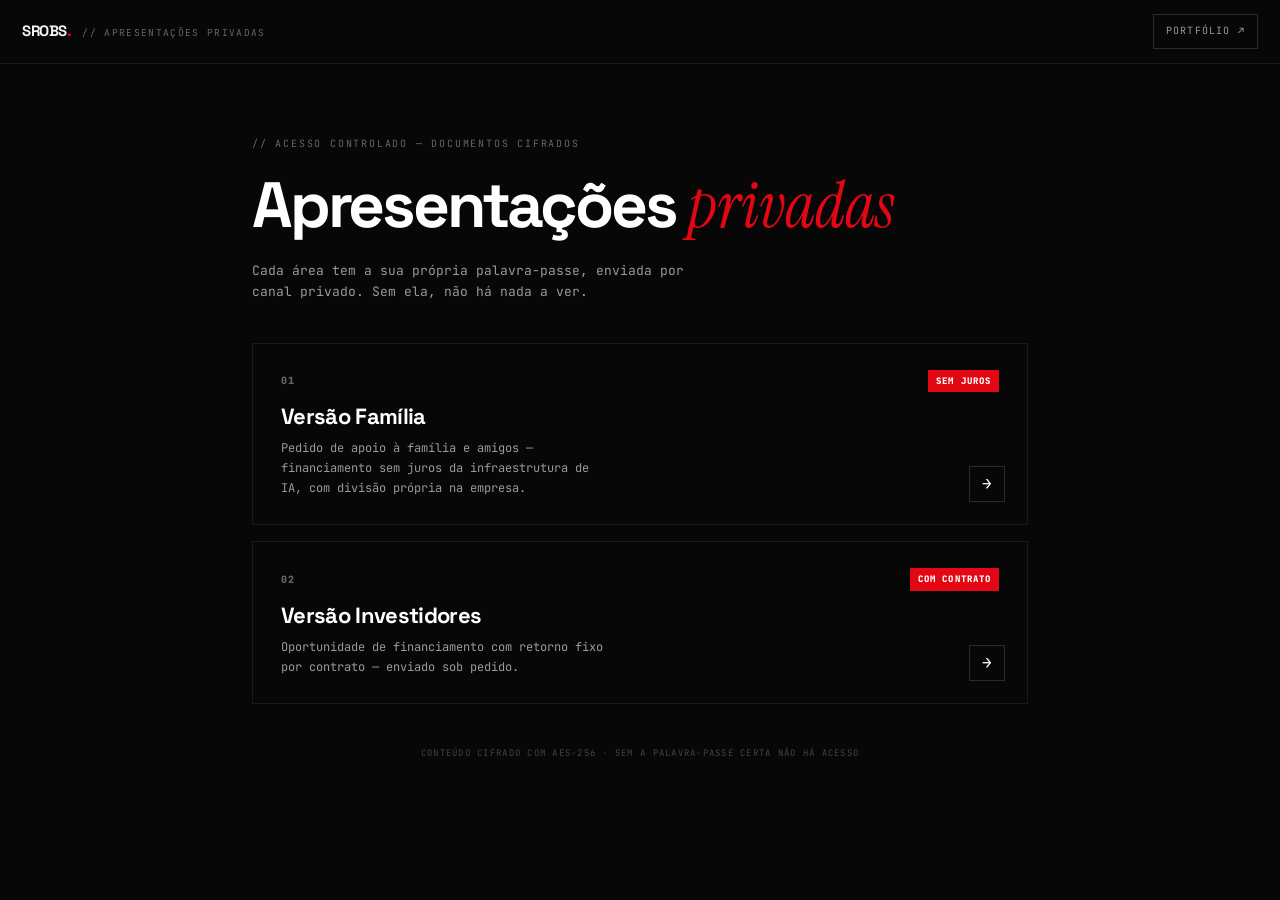
<file: apresentacoes/index.html>
<!DOCTYPE html>
<html lang="pt">
<head>
<meta charset="UTF-8">
<meta name="viewport" content="width=device-width, initial-scale=1.0">
<title>SrRobs — Apresentações privadas</title>
<meta name="robots" content="noindex, nofollow">
<meta name="theme-color" content="#070707">
<link href="https://fonts.googleapis.com/css2?family=JetBrains+Mono:wght@400;700;800&family=Space+Grotesk:wght@700;800&family=Instrument+Serif:ital@0;1&display=swap" rel="stylesheet">
<style>

:root{--black:#070707;--black2:#111;--white:#F4F4F2;--muted:#9A9A9A;--red:#E30613;--red2:#FF1A1A;--line:#1A1A1A;--line2:#2A2A2A;--ease:cubic-bezier(.16,1,.3,1)}
*{margin:0;padding:0;box-sizing:border-box}
body{background:var(--black);color:var(--white);font-family:'JetBrains Mono',monospace;line-height:1.65;-webkit-font-smoothing:antialiased}
h1,h2,h3{font-family:'Space Grotesk',sans-serif;font-weight:800;letter-spacing:-.04em;color:#fff;line-height:1.12}
h1 em{font-family:'Instrument Serif',serif;font-weight:400;font-style:italic;color:var(--red);letter-spacing:0}
a{color:inherit;text-decoration:none}
::selection{background:var(--red);color:#fff}
.topo{display:flex;justify-content:space-between;align-items:center;gap:1rem;padding:14px 22px;border-bottom:1px solid var(--line)}
.marca{display:flex;align-items:baseline;gap:12px;flex-wrap:wrap}
.marca b{font-family:'Space Grotesk',sans-serif;font-weight:800;font-size:15px;letter-spacing:-.03em}
.marca .dot{color:var(--red)}
.marca .meta{font-size:9.5px;letter-spacing:.14em;color:#666;text-transform:uppercase}
.topo a{font-size:10px;letter-spacing:.12em;color:var(--muted);border:1px solid var(--line2);padding:8px 12px;transition:.22s var(--ease)}
.topo a:hover{background:var(--red);border-color:var(--red);color:#fff}
.wrap{max-width:820px;margin:0 auto;padding:72px 22px 80px}
.sub{font-size:10px;letter-spacing:.18em;color:#666;text-transform:uppercase;margin-bottom:18px}
h1{font-size:clamp(38px,7vw,64px);letter-spacing:-.05em;margin-bottom:18px}
.lead{font-size:13px;color:var(--muted);max-width:56ch;margin-bottom:40px}
.card{display:block;background:var(--black);border:1px solid var(--line);padding:26px 28px;margin-bottom:16px;position:relative;overflow:hidden;transition:transform .4s var(--ease),border-color .3s}
.card:hover{transform:translateY(-3px);border-color:var(--line2)}
.card::before{content:"";position:absolute;top:0;left:0;right:0;height:2px;background:var(--red);transform:scaleX(0);transform-origin:left;transition:transform .5s var(--ease)}
.card:hover::before{transform:scaleX(1)}
.card-top{display:flex;align-items:center;gap:10px;font-size:10px;letter-spacing:.12em;margin-bottom:12px}
.card-num{font-weight:800;color:#666}
.card-badge{margin-left:auto;background:var(--red);color:#fff;padding:4px 8px;font-size:9px;letter-spacing:.12em;font-weight:800}
.card h3{font-size:22px;letter-spacing:-.03em;margin-bottom:10px}
.card p{font-size:12px;color:var(--muted);max-width:52ch;padding-right:40px}
.card-arrow{position:absolute;right:22px;bottom:22px;width:36px;height:36px;border:1px solid var(--line2);display:flex;align-items:center;justify-content:center;color:#fff;transition:.3s var(--ease)}
.card:hover .card-arrow{background:var(--red);border-color:var(--red);transform:rotate(-45deg)}
.nota{margin-top:42px;font-size:9px;letter-spacing:.14em;color:#444;text-align:center}
@media(max-width:640px){.wrap{padding:48px 16px 56px}h1{font-size:34px}}

</style>
</head>
<body>
<header class="topo">
  <div class="marca"><b>SROBS<span class="dot">.</span></b><span class="meta">// apresentações privadas</span></div>
  <a href="https://robertomf170.github.io/srrobs-portfolio/">PORTFÓLIO ↗</a>
</header>

<main class="wrap">
  <p class="sub">// acesso controlado — documentos cifrados</p>
  <h1>Apresentações <em>privadas</em></h1>
  <p class="lead">Cada área tem a sua própria palavra-passe, enviada por canal privado. Sem ela, não há nada a ver.</p>

  <a class="card" href="familia.html">
    <div class="card-top"><span class="card-num">01</span><span class="card-badge">SEM JUROS</span></div>
    <h3>Versão Família</h3>
    <p>Pedido de apoio à família e amigos — financiamento sem juros da infraestrutura de IA, com divisão própria na empresa.</p>
    <span class="card-arrow">→</span>
  </a>

  <a class="card" href="investidores.html">
    <div class="card-top"><span class="card-num">02</span><span class="card-badge">COM CONTRATO</span></div>
    <h3>Versão Investidores</h3>
    <p>Oportunidade de financiamento com retorno fixo por contrato — enviado sob pedido.</p>
    <span class="card-arrow">→</span>
  </a>

  <p class="nota">CONTEÚDO CIFRADO COM AES-256 · SEM A PALAVRA-PASSE CERTA NÃO HÁ ACESSO</p>
</main>
</body>
</html>
</file>
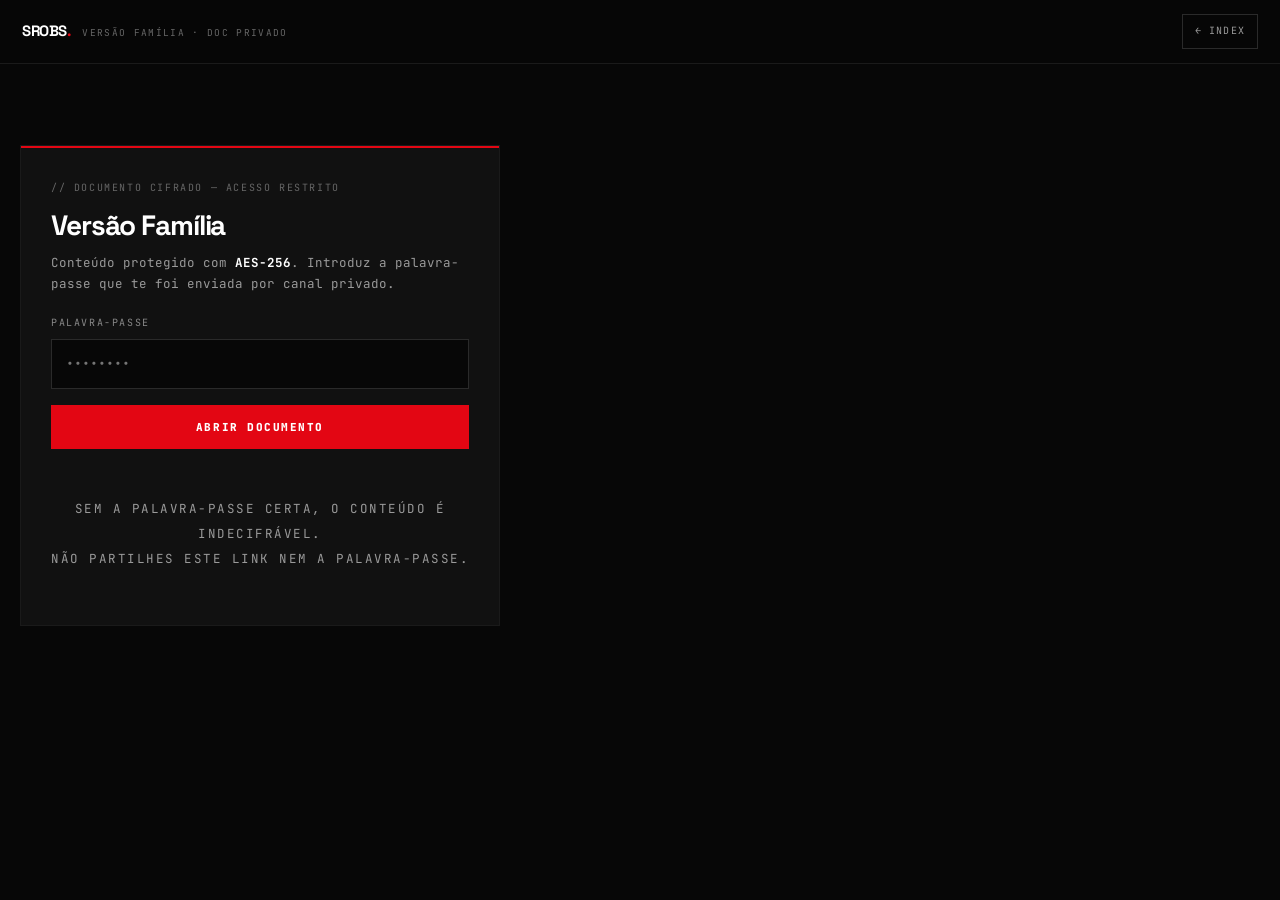
<file: apresentacoes/familia.html>
<!DOCTYPE html>
<html lang="pt">
<head>
<meta charset="UTF-8">
<meta name="viewport" content="width=device-width, initial-scale=1.0">
<title>Versão Família — SrRobs</title>
<meta name="robots" content="noindex, nofollow">
<meta name="theme-color" content="#070707">
<link rel="preconnect" href="https://fonts.googleapis.com">
<link rel="preconnect" href="https://fonts.gstatic.com" crossorigin>
<link href="https://fonts.googleapis.com/css2?family=JetBrains+Mono:wght@400;700;800&family=Space+Grotesk:wght@700;800&family=Instrument+Serif:ital@0;1&display=swap" rel="stylesheet">
<style>

:root{--black:#070707;--black2:#111;--white:#F4F4F2;--muted:#9A9A9A;--red:#E30613;--red2:#FF1A1A;--line:#1A1A1A;--line2:#2A2A2A;--ease:cubic-bezier(.16,1,.3,1)}
*{margin:0;padding:0;box-sizing:border-box}
body{background:var(--black);color:var(--white);font-family:'JetBrains Mono',monospace;line-height:1.65;-webkit-font-smoothing:antialiased;font-size:13.5px}
h1,h2,h3{font-family:'Space Grotesk',sans-serif;font-weight:800;letter-spacing:-.04em;color:#fff;line-height:1.12}
h1 em,h2 em,h3 em{font-family:'Instrument Serif',serif;font-weight:400;font-style:italic;color:var(--red);letter-spacing:0}
a{color:var(--red2);text-decoration:none}
a:hover{color:#fff}
::selection{background:var(--red);color:#fff}
.topo{position:sticky;top:0;z-index:50;display:flex;justify-content:space-between;align-items:center;gap:1rem;padding:14px 22px;background:rgba(7,7,7,.92);backdrop-filter:blur(8px);border-bottom:1px solid var(--line)}
.marca{display:flex;align-items:baseline;gap:12px;flex-wrap:wrap}
.marca b{font-family:'Space Grotesk',sans-serif;font-weight:800;font-size:15px;letter-spacing:-.03em;color:#fff}
.marca .dot{color:var(--red)}
.marca .meta{font-size:9.5px;letter-spacing:.14em;color:#666;text-transform:uppercase}
.topo a{font-size:10px;letter-spacing:.12em;color:var(--muted);border:1px solid var(--line2);padding:8px 12px;transition:.22s var(--ease);text-transform:uppercase}
.topo a:hover{background:var(--red);border-color:var(--red);color:#fff}
.gate{max-width:480px;margin:9vh 20px;background:var(--black2);border:1px solid var(--line);padding:34px 30px;position:relative}
.gate::before{content:"";position:absolute;top:0;left:0;right:0;height:2px;background:var(--red)}
.gate .sub{font-size:10px;letter-spacing:.16em;color:#666;text-transform:uppercase;margin-bottom:14px}
.gate h1{font-size:28px;margin-bottom:12px}
.gate p{font-size:12.5px;color:var(--muted);margin-bottom:20px}
.gate strong{color:#fff}
label{display:block;font-size:10px;letter-spacing:.16em;text-transform:uppercase;color:#888;margin-bottom:8px}
input{width:100%;padding:13px 14px;background:var(--black);border:1px solid var(--line2);color:#fff;font:inherit;font-size:13px}
input:focus{outline:none;border-color:var(--red)}
button{width:100%;margin-top:16px;padding:14px;background:var(--red);color:#fff;border:1px solid var(--red);font-family:inherit;font-size:11px;font-weight:800;letter-spacing:.14em;cursor:pointer;transition:.22s var(--ease)}
button:hover{background:var(--black);color:#fff}
.erro{color:var(--red2);font-size:10.5px;letter-spacing:.08em;margin-top:12px;min-height:1.2em;text-transform:uppercase}
.nota{font-size:9px;letter-spacing:.12em;color:#555;margin-top:18px;text-align:center;line-height:2}
.deck{max-width:920px;margin:0 auto;padding:48px 22px 64px}
.capa{text-align:center;padding:64px 16px 48px;border:1px solid var(--line);margin-bottom:34px;position:relative}
.capa::before{content:"";position:absolute;top:0;left:0;right:0;height:2px;background:var(--red)}
.capa .etiqueta{font-size:10px;letter-spacing:.22em;text-transform:uppercase;color:var(--red);font-weight:800;margin-bottom:18px}
.capa h1{font-size:clamp(34px,6vw,56px);letter-spacing:-.05em;margin-bottom:14px}
.capa .sub{font-size:11px;letter-spacing:.14em;text-transform:uppercase;color:var(--muted)}
.capa .aviso{margin-top:26px;font-size:10px;letter-spacing:.12em;color:#666;text-transform:uppercase;border-top:1px solid var(--line);padding-top:18px;display:inline-block}
.slide{background:var(--black);border:1px solid var(--line);padding:clamp(22px,4vw,34px);margin-bottom:16px;position:relative;overflow:hidden;transition:transform .4s var(--ease),border-color .3s}
.slide:hover{transform:translateY(-2px);border-color:var(--line2)}
.slide::before{content:"";position:absolute;top:0;left:0;right:0;height:2px;background:var(--red);transform:scaleX(0);transform-origin:left;transition:transform .5s var(--ease)}
.slide:hover::before{transform:scaleX(1)}
.slide .num{display:inline-block;font-size:9px;letter-spacing:.18em;font-weight:800;background:var(--red);color:#fff;padding:5px 10px;margin-bottom:16px;text-transform:uppercase}
.slide h2{font-size:clamp(20px,3vw,26px);margin-bottom:14px}
.slide p{color:var(--muted);margin-bottom:10px}
.slide ul,.slide ol{margin:6px 0 14px 18px}
.slide li{color:var(--muted);margin-bottom:7px}
.slide li strong,.slide p strong{color:#fff}
blockquote{border-left:3px solid var(--red);padding:8px 0 8px 20px;font-family:'Instrument Serif',serif;font-style:italic;font-size:21px;color:#fff;line-height:1.5;margin:16px 0}
.destaque{background:var(--black2);border:1px solid var(--line2);padding:22px 24px;text-align:center;font-family:'Space Grotesk',sans-serif;font-size:19px;letter-spacing:-.02em;color:#fff;margin:16px 0}
.destaque .sub{display:block;font-family:'JetBrains Mono',monospace;font-size:10px;letter-spacing:.12em;color:#666;text-transform:uppercase;margin-top:8px}
.checks{list-style:none!important;margin-left:0!important}
.checks li{padding-left:26px;position:relative}
.checks li::before{content:"//";position:absolute;left:0;color:var(--red);font-weight:800}
.tabela{width:100%;border-collapse:collapse;font-size:11.5px;margin:18px 0;font-variant-numeric:tabular-nums}
.tabela th{background:var(--black2);color:#fff;text-align:left;padding:11px 14px;font-size:9.5px;letter-spacing:.14em;text-transform:uppercase;border-bottom:2px solid var(--red)}
.tabela td{padding:10px 14px;border-bottom:1px solid var(--line);color:var(--muted)}
.tabela td:first-child{color:#fff}
.tabela tr:hover td{background:#0C0C0C}
.tabela .fim td{color:#fff;background:#0F0F0F}
.tabela .total td{background:var(--red);color:#fff;border-bottom:0}
.notas{background:var(--black2);border:1px solid var(--line);border-left:3px solid var(--red);padding:14px 18px;font-size:11.5px;color:var(--muted);margin-top:16px}
.notas b{color:#fff;letter-spacing:.1em;font-size:9.5px;text-transform:uppercase;display:block;margin-bottom:6px}
.resumo{background:var(--black2);border:1px dashed var(--line2);padding:20px 22px;font-size:12px;color:var(--muted);line-height:1.8}
details{border:1px solid var(--line);background:var(--black);padding:14px 18px;margin-bottom:10px;transition:border-color .3s}
details[open]{border-color:var(--line2)}
details summary{cursor:pointer;font-weight:700;color:#fff;font-size:12px}
details p{margin:10px 0 2px;font-size:11.5px;color:var(--muted)}
.rodape-deck{border-top:1px solid var(--line);margin-top:36px;padding-top:26px;text-align:center}
.rodape-deck p{font-size:10px;letter-spacing:.14em;text-transform:uppercase;color:#666;line-height:2}
.rodape-deck a{color:var(--red2)}
.rodape-deck .fino{color:#444;font-size:9px}
@media(max-width:640px){body{font-size:12.5px}.deck{padding:32px 14px 48px}.capa h1{font-size:30px}.tabela{font-size:10px}.tabela th,.tabela td{padding:8px 9px}}

</style>
</head>
<body>
<header class="topo">
  <div class="marca"><b>SROBS<span class="dot">.</span></b><span class="meta">Versão Família · DOC PRIVADO</span></div>
  <a href="index.html">← INDEX</a>
</header>

<div class="gate" id="gate">
  <p class="sub">// documento cifrado — acesso restrito</p>
  <h1>Versão Família</h1>
  <p>Conteúdo protegido com <strong>AES-256</strong>. Introduz a palavra-passe que te foi enviada por canal privado.</p>
  <form id="form" autocomplete="off">
    <label for="pw">Palavra-passe</label>
    <input type="password" id="pw" placeholder="••••••••" required>
    <button type="submit"><span>ABRIR DOCUMENTO</span></button>
    <p class="erro" id="erro"></p>
  </form>
  <p class="nota">SEM A PALAVRA-PASSE CERTA, O CONTEÚDO É INDECIFRÁVEL.<br>NÃO PARTILHES ESTE LINK NEM A PALAVRA-PASSE.</p>
</div>

<div id="palco" hidden></div>

<script>
const PAYLOAD = {"s": "3rDoEgCp3EU+UQtz97LtPw==", "i": "tn/I7RXxS+4bWn09", "d": "gPVfKOA04fK0Ds6/KqrdQ1o6G0bfbldfuatdbb8h46u7qPdImiQneE0QA+OYNanQxmBD/X0IX2IjjLg/OAe+iw8fPTLyRA8wEHEhOJCoTMV//q3IxNYlfMJCB6lCxe0cXZqF4dG7S6UeZpmtwhKAcGDiYg+1dw+QVDXFnoeHsKArJAYmu3jIUnbrgDUTZgV9DNHLQX22aaz401uaBAUMmxrrqpW49cbR7LeVzn85OebxmL0aPBYfmq72NDyFEt4l3tih6K1/Zvyykf1JPwgg+J5tq6GIbwlbdvczDYFzXU5RlYzjsE8FT5TEPACRST+gip15cDbwxJnDgjBU+KlC+9ReC4PD9l7q5LCFl23+Qn+SgZZEix0uYxdeN/qZ5FqxIoNvPEo9h0InonrzNOvMzoTBtLV/2Yzpy/w3R6qdafj4ytARdAoXqZMALQeP9VvYvX8DA40rqr6wgbHzsSubTrsjBG92SiVTOnbmRAl5ffIFd+m9PGaDWsLvGsTnPbD7MNgS/uMrr5fBAyTGHZaJw4aj/Qe87DCG5j6jTqlqDBhBL5P/9/dcgPnAWxEAAf568GvLH0NB1QPk141Dasa5GJbwHJO3ZZSnkC1koMk4SEhd/CJR5HQqcZWOG3X/1F93DWkEBPZ1ogIBwT4rfmi6PudyMcSajxl9bye23S89aH7TBEx3U5t4co3t39j4VmVdPiXqilGVwuf/we2If8nQQARhMNHPwAm1Gfb0hX0xApt2hak1SNVQyLashJCDcGDw1+oLtRr09dD48LCtwZxum5CEAFz+/hBzFLqIjLNAURFkQeeWz5niEbIy2eYEYk7ydQKyffY2uX+uUcL6pvdIhAtRW+/5vfCU8wlbFkCx3snBc/GLxO5O5EET3SWKD9U4mb5x4/ixXCJF3VDxVRuWCg7I+l0eAi+iMCUhhCqhD3tWP7Q7TlC3b/fb6nclD/Xmfp7wR2yyNW8AoToUGRB9QiqgWy0yXzyv7MbyKuXcivkqCxoP5ESzPznyY+p+/2M8EMsVw6jXBH8PnwD0HILvSj2EX21fDeQaYn1kPA8Peq+GIlxO6uo6Qk4Bx9JVHPB03GWQI895fM/R35WphUPlYravQJomyN49yHuEfNzP69BcZX+sa5e/yO0B1XhF/VCYvC2wD6su9SeX9BpWLPRFE2xQfED30nrr2vYWX135SEXWOvDMfWHsXxdB+Hq+xDah2K1yxrI0Mj1YfOx3K8VPqoz3ZVadQo/b2ks6LebODSXk/4e0/Z1rGT4OcIVGrfWZyMJ19GGbI9BTALQ73+eqDE/W+D/c67AnsSgRDyRdwFNOinjNMOscuFYRrrEr6Zk+SpMKwWC7C1v5cgiNFS4aNwTMhd+jwKeDX3XoVZjdwaWO5EKLL5otzRSoWt7JsZzJAUJElrpkYYXmt67oDNbtfnmJ/EIB//yA2MwXudUdWynZ3ne/[base64]/64s1IhcNiYfMwZvgkDDPyDBwNzsLRU7dzx5LNCl/rYKs33ythGoVVQ9/BXGGlYVMsI1lfDtOTzkZR7I3e0PFa6gW1UgaMj8a/ZBHyKtKqujOJg4Zg3kdFbwbeLui9/g5U4x63QQLUSdYeTaW7Wykcbu1/MtDhFXl7w2tDyhgsw4tXIdatB+bpK8oTXxsiWokr27SJ9NSXlYnmYf6FMUtGHbx1nHvD5b13BjVpMifE4jiOKLpz6ckL1NTwgyv1pez8R0ng68tdUSWWKBKfEqguAavSNUze+dBys4VZnYn32eAlnpFgRcE9IxyIymmrweKMG5+gCGe0PkCIihA376c2p9/yS2VvC1lQniesVUKZ6+ZKPjCaCNBJh7XTrzmOUcuRNY87hL05N1YQFC6HbbCpw5jPH7cFydKR7U5ydyA/xMn2KqVU7goS6NdkK+eVCuFXFU9laQ5mUbIpzYWseNRWSjVZZni8d7VFzxRdDsMtMNU7bSK+Bfkos+GWOrBG0qcxm5nLg04M0VTAXVBfvv19lOmuMpEijTRdlOZM4h6GCx893hrG4RIGtb0GotpD7e/TQmmOdPFVDzNH9XAad0sCmaI1AdkHp1V3NEzz9KkYLIZhH/TBjjIWsdSDPIYSVCmdZfptKN2CCioyP2iwJPMR6fxQa8t5FcsvcqgYexO3C77lNM3WHehioijlBG10AwxyJCmVTzYW3qtfs3As7xuEacQnVPPqdoD2jSGLKr9XSPaA/w2rfqR1ID4ee4+c6ILEi99ChhJGgcr8jJrbJTdH7z3bYg/vuxO9gfIrfF6z9D+TSjj6Z6+ArHj7tdpz2IDRcNH1DFzmDd3DVBhJtgqCj7WP/Xt0YSRMq04OV2VljXy+QasTVyS0pSVa55F3RzBZtQKLuWAPzypbAm3QySprA4/fwRgwMgI+Qvusf23BiyzC5iWzy+0C3XwnSf7R9XdouHhIfO/WNLkrjmL+sMDkNeSqhvWUbQm0Ar3vSUWpLybBXNu0olZFk3eFdDh0NDmsae1IcitGK4thjrx6e7H61GlFkhujcXJ4WdrHXKl+b740zq4pHrYoHqPJBXp/OltKXEWSSwneytFpCjLqgz3ISWyM/ldv+TFzRYVCsxoq2jgYy09akV2KMEGxDFCGXSTP5MgLHBrE0Sbd5PkxRLPT85/NJ2OYEgUHZQmVN/E+KJu1ZnG6BnrTEJZDutV4hJruWOeLCzLlmFQZjj2LdGShFvQFo4Q10DMCmN7R87oqD9t178NFW3samSK/0KdLBspF/TEvADc8Qjff6mayLwXu2GU+ZChamGqhXBdV/1rftVQ9Sj6r0UYBmqcFGujjpp2iQNBX8J7idzWgPOoZrFBH5flgga2+IBt8aBCMV4Z1edn6o87K7biKPX9qEsyOzfVpOzZv4V/Oo34XHXXusG2XwB6QnRjfcZtuYt8LmxfmfcT/qxD+N5v0Nc82Xl7NIxepqkPV/z6p1xDgayGSLHaCupufwcYw9RLfqsN/z+D+oDKpUs7nkSnfmwe6YzMRe1DatdCONDQbFtgx8ZZVtcrXKzam6r0AmgFYAH6BtFLQpD8C2Gd3bJll2hffdx5d7zpyDx8SQWCUmyfd/57qwsxy+wyyLHhtgKn/KNDNbrcvGv0MDvbReh+ylqCWFeEuAIzATFIDUpl5q6YR6+Qwin/w0XlFLp2FWUn4gHyorrB0WnoGQhLkjcjfUO+jUTMCbafs2uxRH//lDJiTAgb2rH2Pnu/qk9uVaNTpdxky5wquk3+06TmUJI4dUu6t1RnxnqS75a0GZXp1ik87UQpvHXIQfvrZbSpbASnRG3aJBGodmC+G+e1YpRbBMsjbGlhXGNldAvVAqozikfYvdSFlKJaO+Oct+JlC0vxi11n9GYTmoK0oqEbbPQuVrtidaHV6ii0mCmDfHoH7vV+zC4m1JVaZ/N0mmtVDjO8Do4fkyMFoUxlhGIhJmPGvDF0aE0CsHDSfEz46LRzk8rJ5an+tv203V33AFLxB4W4S7r9DSWNuFXgvDHmVunb+6A4f4/VYUWkbcbQAgCpNKPumBzT24+TaEVDfvgK/3WGpenaz3U+4W5xsP4/Z+vSz+6QuyNdLRTkN9iToAfPaK12niTl8Fpca7uXH6axC4ZMOcKphq3Hf2C945pQrrS9ddSlXnm80D9UWrVs+ug5roywVT+8a4ysjDE9rGpk9+b7vtSMMxKYGEFHTPg6H9XhIRFuHpf/jBR6gWKIG9DUURN/TfUSe417GbYtp2NZBtaNr3wth6j4Z3bmZM1UHXUEOz+Ma9KQdg33/7t++zWcjpV3lZNuW1hVJZyLp0GDdgPdv8OVms8Ek4Cdko/NedH6xykurK09Ioc7LzruDwz/ZkaQGLPZs50G7UNG4VV6sJSgFXir36CujXbG5Fu1YlgEZ1T80eap6LOYallRa4OvJDTBPyApY147z6D7UFqM9PL3+K4P11zfodJfPe0oYNh81h9RcCRLjKVTXTiVtBtSvGqofyeaoFOZ655xRwFcF23Cfkp/Vb69Ex/wxLAgoQB29Fw1BRxJLqeOeypzPtgvsMlhfmxc1jkgStQEXUTJ3gRh/Uas0a/2sDD7thVy+VEQEev9T+pbNDPhVxLUdTmskP7u8PnnSCAk9591WrC49/VqFFdx/AxrDpvfaQeJ+EkcnRK/[base64]/dzrds035mmNdmEnapnGkXPUNTWqeB6NYt/QSZGp7jpHom31lqn76lIGgZpsipJ7gSBAmT0XaijG+FUCeoAtsmsKkS8u1I7hLza/PtCJX8Z3Ev8jRzHYYahcLigtpkhINUoBn2PdzW3tskGL5UklO68hFt4KySk0HMlZE/LHTJE+eTmMXlq22D+Adfnbpzi27mc5pmPHoV83mnnWDa7RO3ZkYQUuJ6bPmJE7dyVWjfvxI8o41sfpkSJOuh0fAstnw4dg90o8si4VjD1joFO7SHsjA9lP4RY+SJThX57NWcmVBZTPO1BAwAay4wuCQmES+O3P/llOV2uzXngGlBigRbryo+UTKHVTgC2pt5IKlJFWmaBnNkRk1Wi3ayI/unba5Heo2PzCukED/KlPKwkzu9SapFW7Dn9X1lqLwden+BTkffc1oAfwvOjM50mwO6QM61ZWtgrmVja/tiUJMcHEnil/ush0SQAYb0qvxKelZosxjaHWd/kQX3E4AVih1TqzfsB5PgDXX8M71anSF4UTfFZYK4978coRG2FB/QvRWpQHWCKT/znLJNr0bDrDpypdjrdExdCKgBzBVSOuYKoFUXq36Vi6qusKCPszuxf1HYJ8HGW5n+XizoNpz7b/rWkBZaXysv9rEa6nvt4KYt4UTVHTlv0I3aU9aurkxBycZ5gl42ZNScf9DBRaPJ4dV9Sk+VPjMZXlLTL4aRptnpIJh5znPl68Qu8cAGphb1B6J5yfRndVjFxbXxe0xfeuMR+XYB+aC8OJj87bk4575lkLfV/r9HCVeEXisWkEA/Th6vvcD8hmDqISCB9u+FhswcDzpHt6z4+UKLChIp+wfK4hCpyIKqLqXPjcJpjkIyvuVCM7icpv13Wtr0l6DrZSLa+PakDZfxVrg8jd6FtPmLGZnEoHYxYy5hKvyKdLaszfTQgUDUAvYPhgt02E/WHCyInY5In+JHFDCI8oHreVHv4Ghp1k/VFJxdLtUv7kxcem+aFzQ/o1g+BkB2VamU1lnNvJqZHNsVJg67qb7QJ2KtZO8dG9Uc6lDb5XL+sqYeXZucG63Kc2cJlTGfZvbIDPWmF/aqehFOsMY1UxoEgfsZ/hBgZdkVv6urpRfSZod+fWqhuOsHVtd1qw+G+cSztuy19uchEqZ6xUnzeJ5eXOHqaxCwg0yWg54FTLQeYm8Qf3FWv6JgZK/+JYYsUKIP+UzLZspWNneqH7Tpv8XK2oN3QYz3bjSHkUIF31SfycWZOLw3zSVOY1HRAQwNBgeXGtjcn/Ri+if2J7H+QrOB+1URudTLqRGY7I1UpBklih/TJYYt0ir3KE8Gyy1Thp4jAydyeglDSZpHmYKF0WQBoTtLBkZ79BbV0HWO+ymvs0uD8PRmq4q9z1NPkiAF0bDWPP6C1YZNXgqJpuyzmTw+qI4GUbRTHSONaFeZ3bEzWljljUd8KNTgfVkg5TP/i7vkSSkVeyNNZRVKVWyVgKbqHI0iFf0cwsezWTJasRtu/QPduhp+yHoJFoaHRtezaQ3apQgbJP9k37bxe5zWRv7jwWqJi7mdEWw7EoTY6Q2F4bVqvDmi76K4V5s65CKKrRdmpsOBX/LG9u5wdKbOLOGzAeXbcZX85DubLWIpEKAAnb8ThIwNsrkDmdeoiDLCRY0BlczfIr7rF9d1n1e4LUw+EpWlCt8vbTP++IGblNzQm2EqB+IIJHOa5rMeY8YvYMGxlgf6VQxWcWP4TGpGtX4sMcWP9AFMrhAxoDvM1SV6X/z/+ETVcFnXNPxY2LFEaz/HKlNLQH//+dicPRo97WZ80LFiUUgHVgbBg0Md3Ub5IUzBxlm6+ZlY2LoXUdb6tCqA33gIx2Bmhao6xS5VZyZLnn4nsWfx9Juq84ghS3ZQ0OhM1ks+uZrg9On1/3ckoR7haRb0/NVvz5meQl+E7lsW7wWRN7e7tIjzg9P4O4Dmo5OICtLx6i0r0/Lfe6D4YpX2RSJX7h22AvQkoImU3ynmMwn1S9NAAowHadVxnG9eKdKZoN6XxBZ7NEMQ1+x0zB1Kkg8V9FgwvgJH61OGuKX0Qw704+xV6EwtpP9RS2hKpXOtN+BLTjK/CquyiZ6VRwQVJBWVA2eeXdW3KS8rUlIrr2Gtel1WORkB1lDxa3psOBuqjZm2JWCEEHLV/BsTTA0xYjdR+Ys3lxkQQaYO+Lixeyw1lY0KArzudqigSbWVHQh9jtL1TGCeDP76EOY/q/7kK3dZnS7aB1ETJz0t3RjHJibUYljvHVjpyh8PNPjrs4JJwPe5g3bVFRvdyPS+3ZbRlPtReN3m/WgkKVoEw2nvQcr/[base64]/kiTOARZHQniPq3qDibcu08H/gibQJ0ace6CZjxlNvnNJzFjlu5B/9mog4mQ1E3akwHDdEVhxP1cmXmHBaY+TWcLd33xDGEJIJEibrLvv6KE6DFbB4vv1qy4udVVcm7a/uAV7Ca+OV4n8wEiPn+nmX3xMA4lnIkgYP4rb/[base64]/c/v7lviwFKxLfb6AMKWGlEXxdRRfbWZTIalhriWyDDu3a4TjaIEDOtowlEC+MAL9ia0FYk6a+mJxOLcpJ5KmlxO4Oz3NkgY/aOFWAcRMvU7OmBdTempDDqW5URLKHIjesJiRZDsYxyeOkrK3jGqPGbPsc0yeNOqsQWxc9l+QnCTfV+3UBdStK3fYfqbT/Sa58hDOhrdcjr1b4Eum1QrAlLuLugVpWjyX++cgPoqwv5Rd5qLEfmjXaxPOJwZOmwlS1G3BAevvNbZdXba5AfHw3EWI4lC5fzdT5yWxNkYjZvsArSv/+qAkdzfoIg4tqWwAFAcVR4NKikg5rOECBma2gG3+YFKNXV1ry9mI/DnAzcBN0kWzPrAi3z8R+F7DUnzlaeKJQl/QnhbzkJS9AQD+bizd6pLnhpZp5CCG9LMK51Vr6+U/OqXWEW/15ImSuoBPJ6l4njqXGua9VBs85LF7jHgZd7ZwRK94jM/6643Of2br80089I972H6JxauDQNdMdwE/kh53fSkf3DhPEy8HCIESjU0kf88D7EQpC4gj1XEgsJZs3I+wbuLlJHhvTCalBWoIoTgyyGSfnSJPrISmwKuYcBDHcuP1l0YnYvEnHIEOyYPEdVoGpZPPyYSf2Rt/R6WrWK5xkS/3ACBiKDfRJKrJCqbJrUYcarWohYo4bneTYfX12iXRD8AiFKbEqxa27ahia9bKjCo+C6W2sc2aEg88nPs53cRdHZYIHWM+1Ihiu0Yyi3Y/djvOQNTVzmB40xjrcu6v5ZlOLQnoooWX4mjEZ1u/9XzH3ZSeT8Ob5Pt9iJm297f/EQ8Tn4dOiIx7Y3fuYlnJu7SPBOgQv7Un/LucaCNwBfanYI/zPHolt2Eqm8sHupUq9D/uDmhRCEAqb7cP6zL5fQ0jl28Bzz4gzXxo460ldfveD3Zoxl/HwIQlOENG+m9uOfk2C7YHliSCn2jkDn0IUMYw6DZCKwZgDsajSgCddJXlTDJf7b6g02CrsEZ5sd9ZseIJ1LQX1fhasBkCBqbGWEue1vZpqlDkLSsbeKJS4qpESxYHe/FiFy9SFClV482ysvba08/qdh2SL7vPrd6WkkYO7J0kbY22cI/qWrMbJZsSMWKwkNQqi6NbO+WfOMFghdFV2TIBtBxB8mTkx5JBEbELlHTKywa3Imadbnx3RSFxOj9A1XLKYR3KW8FdA9iZj7V2ALU/etJ4TscpI0OZcCLCYv5pK74VNjZ6mHw0PTIEnla5UpV7gzQsLr6ojKj4Zfyq0IsWlv9QAVOPQJPqe8+h2q7ELRD7EwIElnTslWMf0Ec5uu0RZHtQp//c4BJ2t7O7N3ioXZKm9s8F4FKDgBx0HSdS77Et0as4ikBEh3EXzDe1kb1cPzjjGJUZs6NcIUKWvz3cdLA1NemSQsKp/PFTDPQ4B2u8kYLS3feNoPv10Op3DgBMadJihO1Lc2sz9kI3Klb55z3ufdr4S8fF/lk5rmC0c9Ru6Qf0KT2YXIbjsHmBeBbrum7//anqEoLhfM2kaSk/re9O0X4En1yz2nSGngYLUkgQStXOYPQ49Jdjv6bOYlaul2G9XMp7Ap7qSlgkMORkMU6oIT990lxxDR0muxC84oJpoN4u+N8H8jtVTLBUVr/y+Hh0/rtuowr6hQPMATRxP05aE0AoMpNX7nGORKuibrhBj8a2uX77kJ20tcyWMXj969yugfMu7uIWvVdFJUDXLXfFb1F6xaJLwIe0Y7xpshKfuH1GyaX9nnohUNzb10pYBR8nVC5M+EtbTTcc1YsGYjyQx0WG1GLziJrKqdkoxGyazv/2gsHDgazcU1s+vJS1AhYXhJh3VqfD30jf6HBHMHVFPJweNcODQiX2LuA/V581eSHXzBEvJkqhRfG3chQ5BMZ3FRAFSkdEBH0ttGin3FT5CYwGY5Gvq7YH8kAZ/5fKUxvpgt4rRq70uWeWQhe7EBrRQ0kZi3JAPLZIqH2mxE3viJD7o2LuRqys4TTProo+msdIxr09UZPOK+Cc3ybrcZv8qzMszW8qjXw23/I1WmuqX/dl4G5PLcu6w8NbymtNOXc9bp13EqQgGUfrH/GsflNoRSbIOPuHyUUXjd4HizTbFi928EKUfvy6/NGDGNXT3wz/v6hs9xLV1hFRAP18KGAwTawN3YUOUlmxPuPONUgLVen3DhYSLjqJOUh5VRabvxixILZfZxxZusiOYQFX+zLvF7WCgSlcNCRyywQoli82mReZs64W8hP8rbB1yBUUeqZd3hZpN/[base64]/TNgbOlgoBUm/hI5o4lPR55piWJ8RNBnOjJlgZnhLziGeiWF1cHjsPNqEnHvwkp/U60NTN5SewPNYgtaKXrimq8xFni9vu29Zz6Vg5T6kEIjH3wGLzkTPADY4dILH/8vLqecQ9AV3vFH5w7WjZlIpLjwOQ6qXhqO95UZC4EqkpVSCgu4RqOIFJxnfEPPBCDOPUWwwSr5KGqqZBAt4t7OykfW9cSZ/QWaN/wK1RCjmD57hdj32KJA7Mz2ZUeXjEP7ET7BtmiM57B4vazyUBd/[base64]/[base64]/ZdyBJDEGul5SICaNj7ER4TIkxL93V8sfVV9FTHBprhlHKNFl7Bh3I4ciEiH2XpmMY/0lz773Sp4E6ZtpHrl2sSSygZKTO4/SlNfV+WYaIWrAo8JIeey8OrN9fsTT8gxuZSWf/[base64]/SbEuOqfhy7DOeKXEi0UBugVkHPbweU7DLsv/p1sZ4h0I8SNf/WeOe3QWuM14epbqh+I+U1U9BW5rIAu5CVohpSxEt1UCaURRe+7t0jw0NuQ70bx1cWgn5kun2DeboZPcZEZj1z0TzhoJ4VMbxQ7LGfHDv6MaBrQzNphz/jHhM7+zPlb9oTEFjfTJoo7l3fRQyDENTDw4NbeBLy/27qLtEaCHVeC/9KpxjY914IsXHs9SGUoq9+NK2sIfD4kFdPRdAJpWK6NFToMO7lnUfgLco115sX+NohdPhgyecCYgMFDY5fdQnuPkkMmlgCMGogPO9rcbxQu0LhdFKqq8Sjyaws/CfpDgp9LM/Y7syZ5GWUWNefbAGyYUZehdg2XKHNRt2shjC5wQrEGik/[base64]/f/Bhwgh2a2YJM6yMeaZ8BirHW6utX9VOc2MQiEoPfkEFdHs6HRFtkRWjwyV1B5Ryi16W1v7TJXxOXm7QUihYTvmSlppXrKPfo7ESXcH/VihV6TVjplzYUsQ4huQrb0pvLMn8AH3auvYoJgGFh/IF8wWqvTEaikzYa8PB4FgAgYLd3PFVNaAGoziXNEXZpxMAY5wxKzzHeiNO+hS3FUsDDSdQUE9lQYTW6itpKAvDmKXL8PFy0j+h43xhg=="};
const form = document.getElementById('form');
form.addEventListener('submit', async function (ev) {
  ev.preventDefault();
  const pw = document.getElementById('pw').value;
  const erro = document.getElementById('erro');
  try {
    const dec = s => Uint8Array.from(atob(s), c => c.charCodeAt(0));
    const base = await crypto.subtle.importKey('raw', new TextEncoder().encode(pw), 'PBKDF2', false, ['deriveKey']);
    const chave = await crypto.subtle.deriveKey(
      { name: 'PBKDF2', salt: dec(PAYLOAD.s), iterations: 100000, hash: 'SHA-256' },
      base, { name: 'AES-GCM', length: 256 }, false, ['decrypt']);
    const claro = await crypto.subtle.decrypt({ name: 'AES-GCM', iv: dec(PAYLOAD.i) }, chave, dec(PAYLOAD.d));
    document.getElementById('palco').innerHTML = new TextDecoder().decode(claro);
    document.getElementById('palco').hidden = false;
    document.getElementById('gate').style.display = 'none';
    window.scrollTo(0, 0);
  } catch (e) {
    erro.textContent = 'PALAVRA-PASSE INCORRETA. TENTA OUTRA VEZ.';
    document.getElementById('pw').value = '';
  }
});
</script>
</body>
</html>
</file>
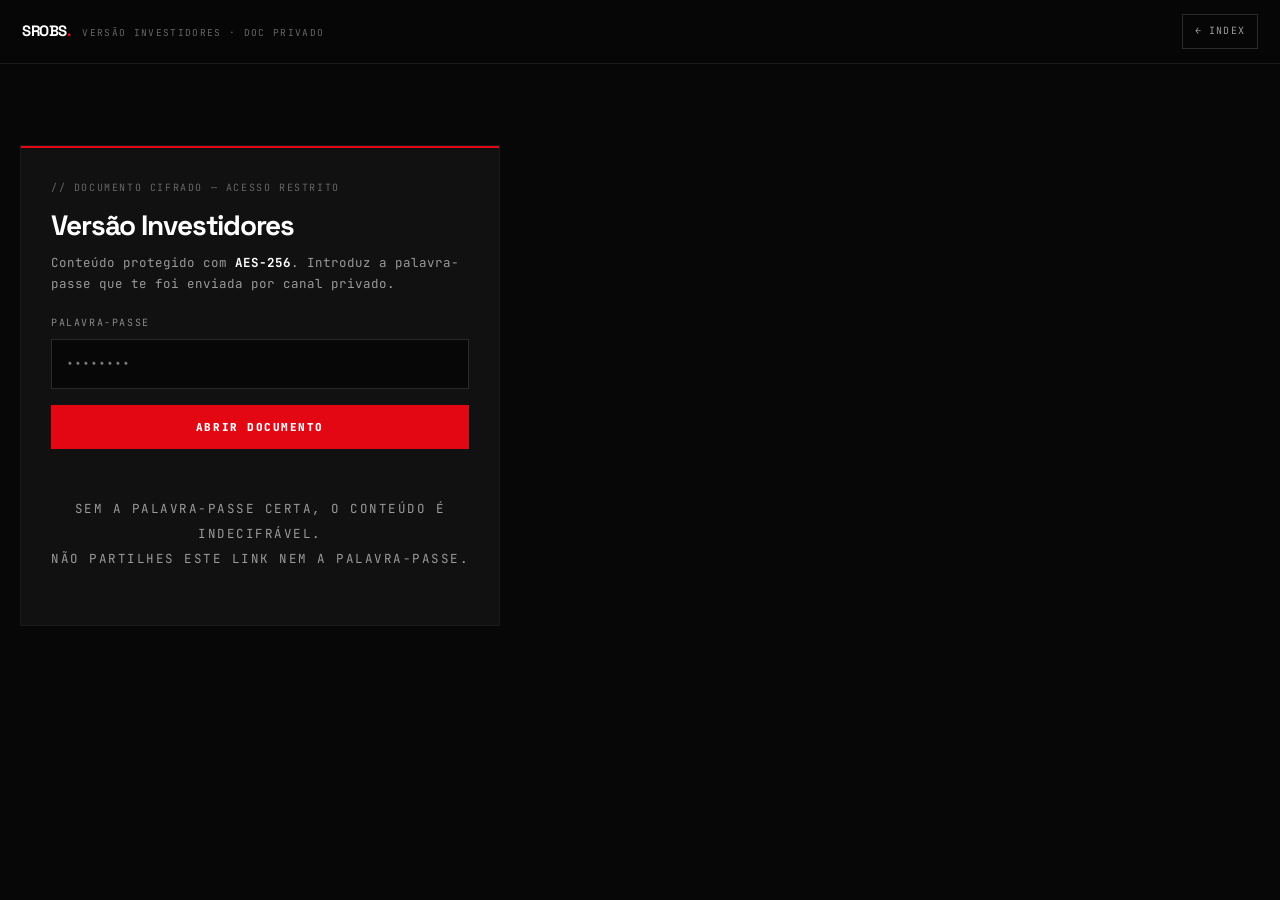
<file: apresentacoes/investidores.html>
<!DOCTYPE html>
<html lang="pt">
<head>
<meta charset="UTF-8">
<meta name="viewport" content="width=device-width, initial-scale=1.0">
<title>Versão Investidores — SrRobs</title>
<meta name="robots" content="noindex, nofollow">
<meta name="theme-color" content="#070707">
<link rel="preconnect" href="https://fonts.googleapis.com">
<link rel="preconnect" href="https://fonts.gstatic.com" crossorigin>
<link href="https://fonts.googleapis.com/css2?family=JetBrains+Mono:wght@400;700;800&family=Space+Grotesk:wght@700;800&family=Instrument+Serif:ital@0;1&display=swap" rel="stylesheet">
<style>

:root{--black:#070707;--black2:#111;--white:#F4F4F2;--muted:#9A9A9A;--red:#E30613;--red2:#FF1A1A;--line:#1A1A1A;--line2:#2A2A2A;--ease:cubic-bezier(.16,1,.3,1)}
*{margin:0;padding:0;box-sizing:border-box}
body{background:var(--black);color:var(--white);font-family:'JetBrains Mono',monospace;line-height:1.65;-webkit-font-smoothing:antialiased;font-size:13.5px}
h1,h2,h3{font-family:'Space Grotesk',sans-serif;font-weight:800;letter-spacing:-.04em;color:#fff;line-height:1.12}
h1 em,h2 em,h3 em{font-family:'Instrument Serif',serif;font-weight:400;font-style:italic;color:var(--red);letter-spacing:0}
a{color:var(--red2);text-decoration:none}
a:hover{color:#fff}
::selection{background:var(--red);color:#fff}
.topo{position:sticky;top:0;z-index:50;display:flex;justify-content:space-between;align-items:center;gap:1rem;padding:14px 22px;background:rgba(7,7,7,.92);backdrop-filter:blur(8px);border-bottom:1px solid var(--line)}
.marca{display:flex;align-items:baseline;gap:12px;flex-wrap:wrap}
.marca b{font-family:'Space Grotesk',sans-serif;font-weight:800;font-size:15px;letter-spacing:-.03em;color:#fff}
.marca .dot{color:var(--red)}
.marca .meta{font-size:9.5px;letter-spacing:.14em;color:#666;text-transform:uppercase}
.topo a{font-size:10px;letter-spacing:.12em;color:var(--muted);border:1px solid var(--line2);padding:8px 12px;transition:.22s var(--ease);text-transform:uppercase}
.topo a:hover{background:var(--red);border-color:var(--red);color:#fff}
.gate{max-width:480px;margin:9vh 20px;background:var(--black2);border:1px solid var(--line);padding:34px 30px;position:relative}
.gate::before{content:"";position:absolute;top:0;left:0;right:0;height:2px;background:var(--red)}
.gate .sub{font-size:10px;letter-spacing:.16em;color:#666;text-transform:uppercase;margin-bottom:14px}
.gate h1{font-size:28px;margin-bottom:12px}
.gate p{font-size:12.5px;color:var(--muted);margin-bottom:20px}
.gate strong{color:#fff}
label{display:block;font-size:10px;letter-spacing:.16em;text-transform:uppercase;color:#888;margin-bottom:8px}
input{width:100%;padding:13px 14px;background:var(--black);border:1px solid var(--line2);color:#fff;font:inherit;font-size:13px}
input:focus{outline:none;border-color:var(--red)}
button{width:100%;margin-top:16px;padding:14px;background:var(--red);color:#fff;border:1px solid var(--red);font-family:inherit;font-size:11px;font-weight:800;letter-spacing:.14em;cursor:pointer;transition:.22s var(--ease)}
button:hover{background:var(--black);color:#fff}
.erro{color:var(--red2);font-size:10.5px;letter-spacing:.08em;margin-top:12px;min-height:1.2em;text-transform:uppercase}
.nota{font-size:9px;letter-spacing:.12em;color:#555;margin-top:18px;text-align:center;line-height:2}
.deck{max-width:920px;margin:0 auto;padding:48px 22px 64px}
.capa{text-align:center;padding:64px 16px 48px;border:1px solid var(--line);margin-bottom:34px;position:relative}
.capa::before{content:"";position:absolute;top:0;left:0;right:0;height:2px;background:var(--red)}
.capa .etiqueta{font-size:10px;letter-spacing:.22em;text-transform:uppercase;color:var(--red);font-weight:800;margin-bottom:18px}
.capa h1{font-size:clamp(34px,6vw,56px);letter-spacing:-.05em;margin-bottom:14px}
.capa .sub{font-size:11px;letter-spacing:.14em;text-transform:uppercase;color:var(--muted)}
.capa .aviso{margin-top:26px;font-size:10px;letter-spacing:.12em;color:#666;text-transform:uppercase;border-top:1px solid var(--line);padding-top:18px;display:inline-block}
.slide{background:var(--black);border:1px solid var(--line);padding:clamp(22px,4vw,34px);margin-bottom:16px;position:relative;overflow:hidden;transition:transform .4s var(--ease),border-color .3s}
.slide:hover{transform:translateY(-2px);border-color:var(--line2)}
.slide::before{content:"";position:absolute;top:0;left:0;right:0;height:2px;background:var(--red);transform:scaleX(0);transform-origin:left;transition:transform .5s var(--ease)}
.slide:hover::before{transform:scaleX(1)}
.slide .num{display:inline-block;font-size:9px;letter-spacing:.18em;font-weight:800;background:var(--red);color:#fff;padding:5px 10px;margin-bottom:16px;text-transform:uppercase}
.slide h2{font-size:clamp(20px,3vw,26px);margin-bottom:14px}
.slide p{color:var(--muted);margin-bottom:10px}
.slide ul,.slide ol{margin:6px 0 14px 18px}
.slide li{color:var(--muted);margin-bottom:7px}
.slide li strong,.slide p strong{color:#fff}
blockquote{border-left:3px solid var(--red);padding:8px 0 8px 20px;font-family:'Instrument Serif',serif;font-style:italic;font-size:21px;color:#fff;line-height:1.5;margin:16px 0}
.destaque{background:var(--black2);border:1px solid var(--line2);padding:22px 24px;text-align:center;font-family:'Space Grotesk',sans-serif;font-size:19px;letter-spacing:-.02em;color:#fff;margin:16px 0}
.destaque .sub{display:block;font-family:'JetBrains Mono',monospace;font-size:10px;letter-spacing:.12em;color:#666;text-transform:uppercase;margin-top:8px}
.checks{list-style:none!important;margin-left:0!important}
.checks li{padding-left:26px;position:relative}
.checks li::before{content:"//";position:absolute;left:0;color:var(--red);font-weight:800}
.tabela{width:100%;border-collapse:collapse;font-size:11.5px;margin:18px 0;font-variant-numeric:tabular-nums}
.tabela th{background:var(--black2);color:#fff;text-align:left;padding:11px 14px;font-size:9.5px;letter-spacing:.14em;text-transform:uppercase;border-bottom:2px solid var(--red)}
.tabela td{padding:10px 14px;border-bottom:1px solid var(--line);color:var(--muted)}
.tabela td:first-child{color:#fff}
.tabela tr:hover td{background:#0C0C0C}
.tabela .fim td{color:#fff;background:#0F0F0F}
.tabela .total td{background:var(--red);color:#fff;border-bottom:0}
.notas{background:var(--black2);border:1px solid var(--line);border-left:3px solid var(--red);padding:14px 18px;font-size:11.5px;color:var(--muted);margin-top:16px}
.notas b{color:#fff;letter-spacing:.1em;font-size:9.5px;text-transform:uppercase;display:block;margin-bottom:6px}
.resumo{background:var(--black2);border:1px dashed var(--line2);padding:20px 22px;font-size:12px;color:var(--muted);line-height:1.8}
details{border:1px solid var(--line);background:var(--black);padding:14px 18px;margin-bottom:10px;transition:border-color .3s}
details[open]{border-color:var(--line2)}
details summary{cursor:pointer;font-weight:700;color:#fff;font-size:12px}
details p{margin:10px 0 2px;font-size:11.5px;color:var(--muted)}
.rodape-deck{border-top:1px solid var(--line);margin-top:36px;padding-top:26px;text-align:center}
.rodape-deck p{font-size:10px;letter-spacing:.14em;text-transform:uppercase;color:#666;line-height:2}
.rodape-deck a{color:var(--red2)}
.rodape-deck .fino{color:#444;font-size:9px}
@media(max-width:640px){body{font-size:12.5px}.deck{padding:32px 14px 48px}.capa h1{font-size:30px}.tabela{font-size:10px}.tabela th,.tabela td{padding:8px 9px}}

</style>
</head>
<body>
<header class="topo">
  <div class="marca"><b>SROBS<span class="dot">.</span></b><span class="meta">Versão Investidores · DOC PRIVADO</span></div>
  <a href="index.html">← INDEX</a>
</header>

<div class="gate" id="gate">
  <p class="sub">// documento cifrado — acesso restrito</p>
  <h1>Versão Investidores</h1>
  <p>Conteúdo protegido com <strong>AES-256</strong>. Introduz a palavra-passe que te foi enviada por canal privado.</p>
  <form id="form" autocomplete="off">
    <label for="pw">Palavra-passe</label>
    <input type="password" id="pw" placeholder="••••••••" required>
    <button type="submit"><span>ABRIR DOCUMENTO</span></button>
    <p class="erro" id="erro"></p>
  </form>
  <p class="nota">SEM A PALAVRA-PASSE CERTA, O CONTEÚDO É INDECIFRÁVEL.<br>NÃO PARTILHES ESTE LINK NEM A PALAVRA-PASSE.</p>
</div>

<div id="palco" hidden></div>

<script>
const PAYLOAD = {"s": "iTfQGD1QlHZ8iJnp5w7SpA==", "i": "CtREyz+gd9kMTF3L", "d": "8ETC5NVNc7XkqvYE2eZF4aHQ7IOrZYeW/KxoRzfgx0bcNmN/Uwzdg0HzcdSJiPeazWtBdQkIebQwel61I+ig5FihG7SpFHLnGDHpDYoJevyMhwhneCCZpTR2wdPvjOO3zSsSaZOUUnGOw2hj8okhZhNwgTE+qZ95gFFp/prX41oTKne5aEvB8tcae4WOB6pO5rAVx5XiNFw1KNyhq9O6SuKEcxoHnT4SrZE9iBDfPEi6jqxylXj+uQGYwPwEY8COuadQBOablFy94z+rmvyzuh/[base64]/CyFIDHsWThZ5Kj2Ll1y2FH4RIe74s25/5pcwC2okjH/Xc05ZBbtXdLbIEZsb7iuS1qrQg1Iq6J9Ijbsd5QJz+b4gMGJ4Zp7XeeA9XzQh2RWlRkZdp3v4sLf612cDtmStw8CdKmiKyVrD+pnwQ6D3ui8w6Nn2rs4BoJFwy9f5oOcyju2l/dXcV5r7qinlg66kY7FXZ+Upde2Ik5uhXVwSp4DuUaSdjwScmH7HowlE8zjSilli7dKA1n8F6BFQWfvyX/[base64]/AwbmVbwSiVrvBHCc4opEsKZkLrfAJWaRkO/pwASm5EJnkgRmLOllPW8y2aYtIrtM4k/eWMywVpzFEArfK50TLShuX+LRCbNMbt2G4VmV+DuvbW6dHJZDzgo2TypgoOCJRKauzi9MytUpItS3qYboFDT7lVyvxAyZFcyuOAiRzt+E+7CDSuPb4hFh+smn/HqklHR9YBdpTKbWvBSEIeEjM+UcLnBC41FJNdQOYQnKNnUg/[base64]/vAbRJNkE56c3DGYbcWUu+DeTIESG5bLAjdaRzfbyGcjxScGDU+JZD4KF/IG7ARqCBgrYdqpjB7cu37rWzdDpIY8fVL8kkrBJoPRdJnrHwyhE2LztoYUOn/qt7j1/JW3lPa7Dikg/EOngM85FlR1LQUO1QYbKz6QExbcy4vYE+1jAxUZfsJafwDTGqL+O2wY+AU/[base64]/a0kV8/cejGmZaUi+VA2tzHoDozGPFYXpGnRcjRhmcPHBCyLw0QH/NJcOQGKGTt6yMyj09WKTIelSv4e6tqFRG7KLoDzBIC7T0Jx8haSx24iKUO2e554/eUQFt/OE707wpx5GNIDFstFr5LP2Je9wXIifUUI2HzsOBXsS9Ta+iQRUqlMmhUmwUAaIuthYRKjXx09R8stR+YA62PM26JV+1USj+6V0ABx5AhylfqqbbG9zJ7vXPkiBjWpG3TLrRcUJxuziltBSiYteyyA+wDhM/I9HkfFoShTHqCbl0QhervnbOXEtFtzijZAuAS9uuzwSolB7qkEca+5nXvOII82i/3UvhkdgoXWaMpyrpM7et+/kx/dGiduK/0Iay8xHI0lH6UQP8pOvSNU5CSi4NPN6scmIdXcTfSgNy8NgtTnp3Y8hbT8iC2ZKLkar+kQgb2IAhW5ilm3OxW9ZZjWBqqUZfX7Sr16S0dIuV75tDQEI4RtARI2LbpfSGNZKacL5ZF6ZyLpVQqf0CimRhopp/RQAUOX3XA9cLwuTg+yrivYV9/eFxpIYUj3NhLDhQwN9x1joQdk3lonGW17zP6S9WIvyAeVdfdOnWiEIQiahghYSjLcGBdaFO2wVjEtUiMIdrNM+pTBk0lYejSO+pOj5+lMKOoF6etcN0bblK3/SjOT3E24exexC+HFIBnRfGYm4Zbz5k6gTfX/0ikDusbslPTvZKxxZv5nvCtXqxAU3ozfi5criJHiQnATOfQp6rGFLC7PV2Im25TtIhhU04vGX3I7Dp3eMmsREBtvnamopwGTgQjwS6BLt1oI3CstgT9Sqvrm3LJYpXzKFd1oan+E7i9/2vbGztVvU2CWg4OY+gQzsGMS/czVaZMxLWV3ugFL6nQKe+6YW8NuzJYoBnzIWPembtZgyl+37BS+Wo7KDDL7LqjU42sF02y3ld2tFe6hab8IE/RJeWwYuBWqzZqxZJwLvH8Pc6UxkYiMPCZCe72ugDInXW6R3zVIuEE3RmNwysJUUlFZhBoPqB2yV/ocgkLH11DinG8wxMY7it9CJISTiTJ8dNWErNAQPlkoHsoIpE0e0PEKF96UVUOGv27WkS7b9qH5OD3B3WwedSyfTmtg/LRj/iNEfxTjo0JldZzDaIe2/a7cP7gF1RObJqJ2vN0qmQbmxfQsGoFK2u4rmZGAgMwi89rCONJC53d1gkplI5wDIaEeRKZOlnO65eNa61kgKO3ZYsxOSy8dldv/sYHBP7IVaSemaRFdvMTnk2c8la8EUEQ4itQJVcE51tEipEK5hO42LdIMs4aGUeRWFdWxpVmy9ucqVmWEM9e2HMvTUE9VKMFbeul/r6T9biPIrLkOLKqUvQ+SJ8BXcVMyhsSzrxj1o0YaFR5qSsRh4xg2KGBeRiNjt6PBjgHSZUjy3pPSpAn9X0/HAuVEvnL9+Cg1F13cTbYGVTUcQLp3SwvOUt8zoNcwDSnOljwUzFB8d0aheTE0GXW+UWRDsiNsxITewnSMRAzjYuI0Zr9AvnhAsfdL/XSjT773FJMgPZjAlaOJa/[base64]/[base64]//zU4qycYSPK/01fTr5dY688EJNSdyDGtR2Fm8lI4aP6czWgLj/S8v4jv7v38+hNIHXjl9MFfQGhyfcjEFCO321iHr6kAVneEDwrSQ/PUFyov44H+Javh3T2N4JXnwNd2D4O9dlb0sNYzBHoamM+6fOxuRu3K8TSZ1TTJt6/iSi0k1xk1VclaPcwGtR3xC469/atRyTLDZR53nN38qZEORdIt2GwGCOQ5Almz9rpENx+q/PsZY5H1jrBVkSXTDquhvY7P0d5KTmXU9GZ0brkPr2eqtp86W1mw5B40Xzk9m2uL1wyHk+M+jS30hS8cOA0nMFOJ2mEn0fJeQMh4NbUGwASDjqMTsinW69I8EoHiOoBuCcaLMNNNqXUyYS9q9fAW35kPYVHLvSomb0BMtyFp/5iLFyOQVEcGBO5rLB4ENTc+iAchmSmoACMlMrsK4kLSwHL1AdB2NTX5jH4k/3X/bAkNSB+3CTiZG2ziyw+xICDRbXVmB7ESDHK3p4cRHbeyosytDHQPozkjBaxL9iWK4LWfbHpASfQF48BBZ29lVlT+0GRaMkWR0MSE2FhSZgvefHEzDKNC6c3Xt2lVjMl3r7DlPlqpgAfrFg0WTjgzk238EtfhqdAoyDWrzAv9qo5TJFbJ47m3Urzj6dqpagpw2T/TrP/ucivCDBTyNSKeouxDWaLc/urCgYAKmtXeODXeF6CCAZVdhcak+molpHFR76zlTjAAbYccBsXfgE2A53m8xFzEX+iQMsYCCJgkRQO6cE7iL0pfknUO9bDbZbMWFEtBxpCG4dlcLDy+W3G+InP462C0UeeAkDTkmMmbdms0QwqbJf0M3Lxh/+rb93J+TkNdd5zfpXh0VQ2WxJtSJZ7uGVQXt3YjRk/q4rR5FjXZbsxBqN0Jzeylk13iVRUVJnpzPdpQTo2nZ70EvVvprZiZaelUfwUnMiZdncCILUCCmE5jdRbuI/5zD3j03rhrZHEP6Qh6ltLxZsct0A6eE7oNrKt3mN6fDvPbYttMjHS4uSSb3ifr7OT2Ka4KGiaZoifIOUuKu+o9C4mDNDSefoIto63qUtuVt4psj3l/tbLzdrwqbA8EAab7J9oyyxV7iuFDLvhkJTwOccz46lT+NAkNkZXTKo5fDO4vPKoLS4d/3sY7u7RaP+oIHS79hLf0sS5uK1J5OxsxyfYFkXx3MZ9iRV1lrFt+ycUMGsPHIdDEXn+bsPnxOW7Wo4NFIVAtGNJnKCrTxFAfOM0Fxqx/ccU2Q+uSzIdQzdXWl+WMZ8bS1sBmvras5QGmeswwJldFcATi0oLEjh1D4Tw0CXg2aD8rNQN38TTKoUG4ItqWCjJ/K0Tb1x/Ae2ZjFmofH3aq4ZcSkzbs30xYUFRECZ2qCa9Feh4gUOmwa3ld2sW5EyTkqupYeWXNsBpkVE17O7taGncxqD19ZU644+RSlPNchU7gYc4tui2GuIEpP1MaQlNCBqjIatJFHE2uwruK6Mbd36iiNDCcd+a3i7Iz8QuIuQg4X7CVd8273/YXE8Z0Qprj7ZMx1mYfCUPTO0DyXUwniQFEjfO8t6PCZPzJGppjId9NyxgRKejT4rIJDbG4Lpvf+rnE8EhIlGf/BVitDAUrDU59otGChLJbIfsLlabawI6B8XN6PectUFgO6TBi8bCHG36F6hPaszlnSUrhUT3meJ2+wrQnyaeYmRX/cyxCc7k3Ng8qEjUbRAETSUUKPr9Za2iV0+YTooH4ql1zjzCIwjbVBfxjBbYVKJP2dS02KWqiV3poJAEvRvzvyBjDM6AtcVd6m209UyyIdxYM+YZWgNN8bIpkIlf9/BHS6wj/ieW3e6ih94QFfBtGU/SDrar3q3fOc6C7q0uGw6sTwn81jnNSH6/ccRX7hgOkvJhDIbdTw9mmlE325G/gijh+qb9asfm2isScdXkuDiycLTtPc85F+00aTs71ZpS1GQ8iQ0YyGjSn17KdWEkSAz0SOAnYAwBXgqupjTMZWFwN5npQMwFgRxnStwWZEG7UqlcpmracUkc6QwgvNMJW5mwxzR8U0+bght0R6I6boRQXo5FXm/BNkp7wpYXmRRUZYmase+yAFvqzcKVs17eA4MD/MLx85ehFlOW//HwaaMBXnv4VNuyLLsQQmL5k1pzEDr2qitoEsfYMEyUnY9ZbIgD1c8WaX+M+9EAQ4/XnDpz2vJrra3gonXx9UlJfSlxo1yyvz5Kf22Tmsypqq7u7gNqnAFt/bBsXJpndfxEMkhcTFLfpWeZt7/kTiMSCIkTCu+R3f2oM5+H4oAVn62EjF2P7WY9IPJdc3ivljybm0sRYyYVVb4OOMzC+It3Az4MwjHk3EBOZQBswlAHOmUw0vnWDiLljcjo2/eh1b+Urig1djxW0tT3dvt2pinx+eSaxTTSbnOC8PD/[base64]/37kj2jdSGS7AmICEva/rW60qRh8uC3pdZDyLDADlhnoEqNgt0i9BjNmT0XHTobJZNxki5uYAJvOWCiKucvn3KHB8Ks2fi6FI5+KlgJYKFeshyP7qT7Zy2aLwabQwcynP/pLBJfF3FFchoMOjn5PLGOzSCU0/8SriwmII6k065sIsChjsvs/4yRKDmjmaPOR9NmFqnDSsT7dlYe/G453wceo1QjD7qk9lPIesSgnCqtATN+Hq+p93bsm3+L+BG3fReTG/wjfj/tCYgv2BdQFW+v8soiQgsbgYkWuEIEYge+kDnBIlwvUNZXYSE4nW/6SMoHIBgyD1Ny3jiigzj9+Jq2ie+yMi4jwcnJ/WGPtQ8kuFzJOPrC0cfD6t7MEE0MuUEUeVJaUU1GGrdQARX94QY5cPHbJlG4zUv0ZjZQXXEth4VF58o6rTT2jBu4gJEqii8Km/E7d3eQccn+JLjMql/3R8yTkjdXpFyfu3DP5YIr/XkQVaWT7GHMDhyMLCggTbta3oT/DsukXEme0R7Tywh+TSAk+mUqDgDYBBd6SIKvV2htVF5f3OGqYoA/qYFZoFYLbuXIW2LZJPq1hRxjiTdbbGqNTA44UggDbihGTkpYFWUFMExcX2d6KKzdIKymZ/33FSaqz6eR/hUqpCogUzmNRWdSvlicLFAmmbk+nNo0pKU0bvvo1Wn4/2tQeR5oSGAK1DZgoL6xtmAI4iM70NJQkqTCfTH1cCBNrRPBs9BD3QR+6e6rGX45VUL2fBRW5u65E18i6f3zejKwsdFHPheSdPECbuEtr+sHBQFvmPVytrtga86p+5orMyZCIkUjNw2+QcFgBcjM28J8th5iq+/rRGHSoCeSCmwl5DddUlf1QZ/[base64]/mkOblVvTqmSJvRPqXZZRBneFUmWbxvpNXE982G1CEVhkU+xiPvkIZJRmeRXSZq6ALCWfabBpWezxWFaxhv3lefmI5rZjnu30OtZzA4rqc65oaruhcRtetGaibevwo+p+MMoYNP9XmmwJu0+jn+ypddkmMN75N5AWgCtarnHjSMYYPoHRRA7nJHmT/N5Kjg86oKxCEeGzLajSvkjs83xjfosNsFr7I/Dfuw1voMJQ9oCxAnxpm3lxah5WcTMrtOEWbf2ECwaTv10xfSdERHG0ww70pht7pkgI3P8cODZ3ssaBD9NyDYwC+6SpSO0DZwAb+idsGT538eh87xtCSpk6dxDxZUBOwwQ4yt/RpACs311tDENbFfXBtiPSmXxnk/LCsvTi26BXVeKViWEuScItjP2aIvYZ0b+SB1Tgt12CL0u3z7vX+KfSFhmbRz35+6WNRkoP4zofsIuZ6qmtggGQ7sM+EZ6pjlDMw+s+WOxXb5tCPDBWtAnL5xmsvlerExXOSzXaKjW/RJfUQvGpMgPwtfy0brNzbe/[base64]/NbujUucxljVvgERy3anOUU+vUOM7VfVh4zaWVsmud38xkT9O0v875kFpJswAtPAmz2gS4XajrTcdPfkzuK7S6KKV7oSJvMxEGMon7cuOzlhsTJ8R6JlFIZQQ2/FQSd0cR7dV3CWfPeKFlrd1PUL4XjdMACRgWLIGMAiK2aTltp8L03vUG+Nk408vnrKwj0HBgWy+fhX7ewYtpKNvC3ysZnceUGOapOiEyMhrxalexO9ccfLFQvfEvI8Pb6jIuwVAec5/[base64]/2qvvxj5uJJaz275OTFMHPWXPnU+KLfw6h1fQHO9R5JRDyDB59IDandLGpa4HEwPU6AbZmD9Yz5HX9itWU1hYbVSUrj7LPyHS/Hq2kkqNpU/8clVhagqeo5YgRbr8rue7sD5yip5KO8lipXTKg7M4F7aP5DMe4Hy4THCjrm7AM5cJZEVSJzEcSeo6vvERpTJrKfCNasTvbMalNDf8d9HHuf4kRMTJUZp54VxjOue7p4pb+HNzr3K5v5IZcWxLJTI6v/9Jv74CXPa5kkHlxdjI+1LUNDdOg8AepshsNl/xgooF3y28K89phzxZs93L+joHEXJHq0J9u1qifrvglddIxpwDYxt8nt4o+t9Mr+ujc9R3zgWebW0P6u4LKbe+mmtbOOf+zNwH/YDoyHyu5VNqXA8TsDwEKoV879fjpMcdxdAQ4lyPcEMbHbtR1aqetHyx6mxAOg1Mm2rA8dDuxIzAOQCEGgmaeJbXLomRNna2B1R+lS7ZNlz1cBVNTEfR0E4Ezyb0DVHThZjPIHGL7JOBfr82/cuwyH02Wi0j7XxFes4EOu1PCTgURTmam2PSGfXlSXcltznMAAKdwWorFIP+UInicijJKuKPwoPSjpCxN221aUVWOvjiTXdR4aPgHT/eYuAK6ghHEe/IwXwBtX23vWxLbltNQ2WcehZyZ2zTWXrURJ7bN5fG8p2FzToUeHHNAL5crBB6IFTUqbmvb9xj9/xAD9dBy6+L4ZyZ7WvkOKlrtCzIYFkLgsBRafqe3+cgUolcBoGH5eZVhH7IM+Dmx3mNuU4zHR/[base64]/aaXwLhjrMAQtqjLteepZRj5Y="};
const form = document.getElementById('form');
form.addEventListener('submit', async function (ev) {
  ev.preventDefault();
  const pw = document.getElementById('pw').value;
  const erro = document.getElementById('erro');
  try {
    const dec = s => Uint8Array.from(atob(s), c => c.charCodeAt(0));
    const base = await crypto.subtle.importKey('raw', new TextEncoder().encode(pw), 'PBKDF2', false, ['deriveKey']);
    const chave = await crypto.subtle.deriveKey(
      { name: 'PBKDF2', salt: dec(PAYLOAD.s), iterations: 100000, hash: 'SHA-256' },
      base, { name: 'AES-GCM', length: 256 }, false, ['decrypt']);
    const claro = await crypto.subtle.decrypt({ name: 'AES-GCM', iv: dec(PAYLOAD.i) }, chave, dec(PAYLOAD.d));
    document.getElementById('palco').innerHTML = new TextDecoder().decode(claro);
    document.getElementById('palco').hidden = false;
    document.getElementById('gate').style.display = 'none';
    window.scrollTo(0, 0);
  } catch (e) {
    erro.textContent = 'PALAVRA-PASSE INCORRETA. TENTA OUTRA VEZ.';
    document.getElementById('pw').value = '';
  }
});
</script>
</body>
</html>
</file>
